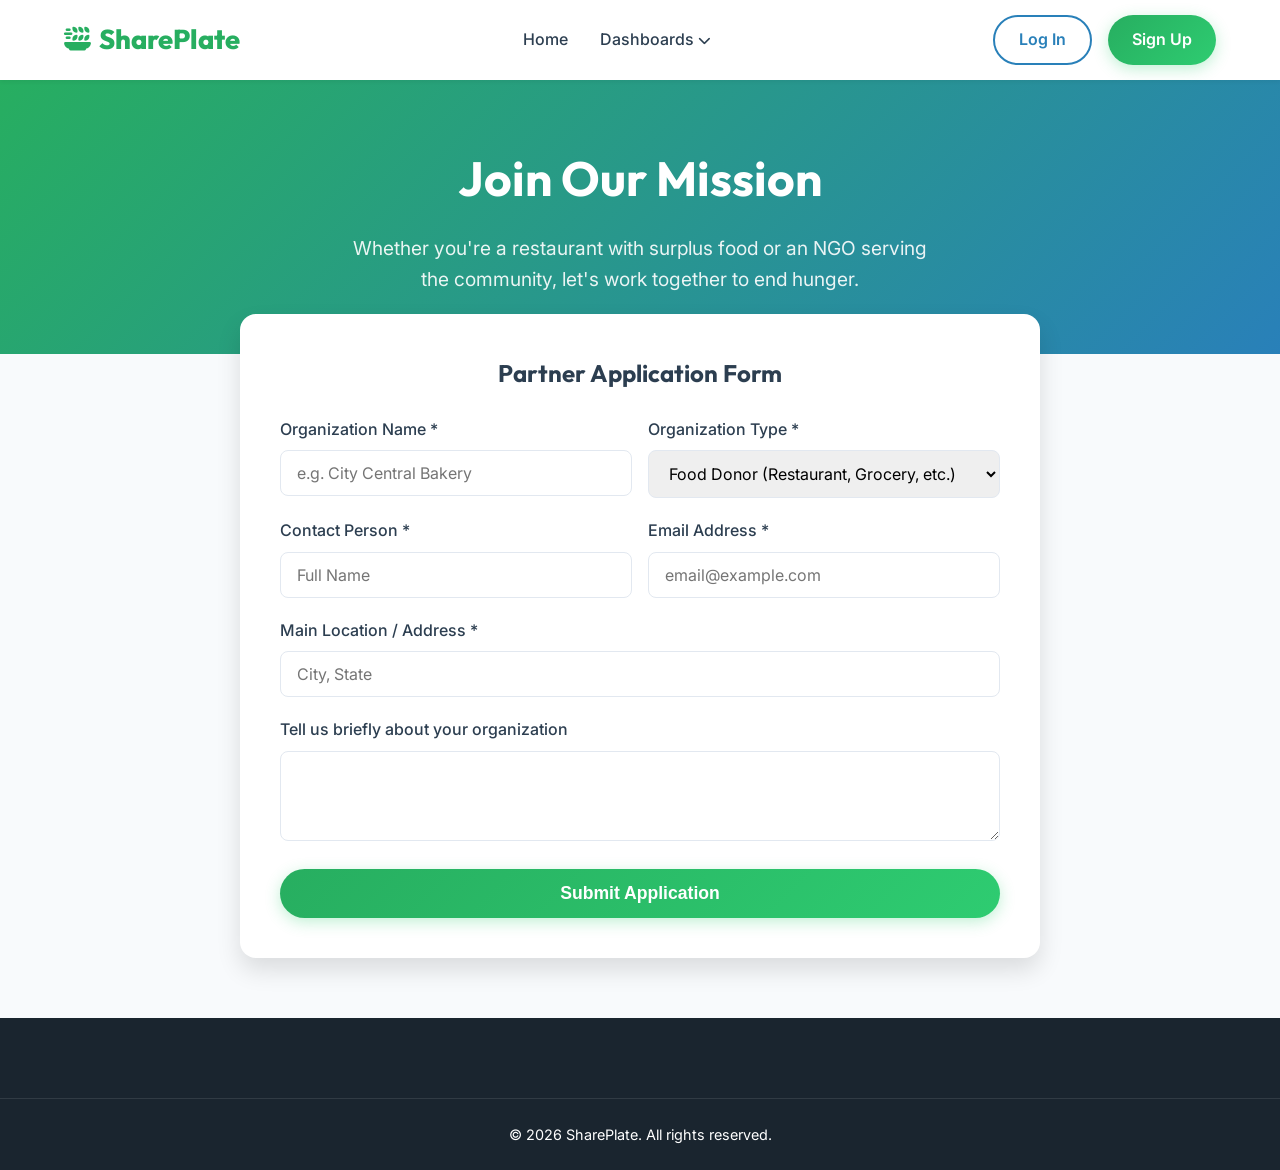
<file: partner-request.html>
<!DOCTYPE html>
<html lang="en">

<head>
    <meta charset="UTF-8">
    <meta name="viewport" content="width=device-width, initial-scale=1.0">
    <title>Partner With Us | SharePlate</title>
    <link
        href="https://fonts.googleapis.com/css2?family=Outfit:wght@300;400;600;700;800&family=Inter:wght@400;500;600&display=swap"
        rel="stylesheet">
    <link rel="stylesheet" href="https://cdnjs.cloudflare.com/ajax/libs/font-awesome/6.4.0/css/all.min.css">
    <link rel="stylesheet" href="styles.css">
    <style>
        body {
            background-color: var(--bg-light);
            padding-top: 80px;
        }

        .partner-hero {
            background: linear-gradient(135deg, var(--primary-green), var(--primary-blue));
            color: white;
            padding: 60px 0;
            text-align: center;
        }

        .partner-hero h1 {
            color: white;
            margin-bottom: 16px;
            font-size: 3rem;
        }

        .partner-hero p {
            font-size: 1.2rem;
            opacity: 0.9;
            max-width: 600px;
            margin: 0 auto;
        }

        .form-container {
            max-width: 800px;
            margin: -40px auto 60px;
            background: white;
            border-radius: 16px;
            box-shadow: var(--shadow-lg);
            padding: 40px;
            position: relative;
            z-index: 10;
        }
    </style>
</head>

<body>
    <nav class="navbar">
        <div class="container nav-wrapper">
            <a href="index.html" class="logo"><i class="fa-solid fa-plate-wheat"></i> SharePlate</a>
            <ul class="nav-links">
                <li><a href="index.html">Home</a></li>
                <li class="dropdown">
                    <a href="#">Dashboards <i class="fa-solid fa-chevron-down" style="font-size: 0.8rem;"></i></a>
                    <div class="dropdown-content">
                        <a href="index.html#dashboard">Donor Dashboard</a>
                        <a href="ngo-dashboard.html">NGO Portal</a>
                        <a href="admin-dashboard.html">Admin</a>
                        <a href="partner-request.html" style="color: var(--primary-green); font-weight: 700;">Partner
                            with Us</a>
                    </div>
                </li>
            </ul>
            <div class="nav-actions">
                <a href="#" class="btn btn-outline btn-login-trigger">Log In</a>
                <a href="#" class="btn btn-primary btn-signup-trigger">Sign Up</a>
            </div>
        </div>
    </nav>

    <div class="partner-hero">
        <div class="container">
            <h1>Join Our Mission</h1>
            <p>Whether you're a restaurant with surplus food or an NGO serving the community, let's work together to end
                hunger.</p>
        </div>
    </div>

    <div class="container">
        <div class="form-container">
            <h2 style="margin-bottom: 24px; text-align: center;">Partner Application Form</h2>
            <form id="partner-request-form" class="mock-form">
                <div class="form-row">
                    <div class="form-group">
                        <label>Organization Name *</label>
                        <input type="text" id="org-name" required placeholder="e.g. City Central Bakery">
                    </div>
                    <div class="form-group">
                        <label>Organization Type *</label>
                        <select id="org-type">
                            <option value="Donor">Food Donor (Restaurant, Grocery, etc.)</option>
                            <option value="NGO">Food Receiver (NGO, Shelter, Pantry)</option>
                        </select>
                    </div>
                </div>

                <div class="form-row">
                    <div class="form-group">
                        <label>Contact Person *</label>
                        <input type="text" id="contact-name" required placeholder="Full Name">
                    </div>
                    <div class="form-group">
                        <label>Email Address *</label>
                        <input type="email" id="contact-email" required placeholder="email@example.com">
                    </div>
                </div>

                <div class="form-group">
                    <label>Main Location / Address *</label>
                    <input type="text" id="org-location" required placeholder="City, State">
                </div>

                <div class="form-group">
                    <label>Tell us briefly about your organization</label>
                    <textarea id="org-desc" rows="4"
                        style="width: 100%; padding: 12px; border: 1px solid #E2E8F0; border-radius: 8px; font-family: inherit; resize: vertical;"></textarea>
                </div>

                <div id="form-message"
                    style="display: none; padding: 16px; border-radius: 8px; margin-bottom: 16px; text-align: center; font-weight: 500;">
                </div>

                <button type="submit" class="btn btn-primary btn-large w-100" id="submit-request-btn">Submit
                    Application</button>
            </form>
        </div>
    </div>

    <footer>
        <div class="footer-bottom">
            <p style="text-align: center; color: white;">&copy; 2026 SharePlate. All rights reserved.</p>
        </div>
    </footer>

    <script>
        document.addEventListener('DOMContentLoaded', () => {
            const form = document.getElementById('partner-request-form');
            const submitBtn = document.getElementById('submit-request-btn');
            const messageDiv = document.getElementById('form-message');

            form.addEventListener('submit', (e) => {
                e.preventDefault();

                const name = document.getElementById('org-name').value;
                const type = document.getElementById('org-type').value;
                const location = document.getElementById('org-location').value;

                // Get existing requests
                let requests = JSON.parse(localStorage.getItem('shareplate_admin_requests')) || [];

                // Add new request
                const newRequest = {
                    id: Date.now(),
                    name: name,
                    type: type,
                    location: location,
                    date: new Date().toLocaleDateString('en-US', { month: 'short', day: 'numeric', year: 'numeric' }),
                    status: 'pending'
                };

                requests.unshift(newRequest); // Add to top
                localStorage.setItem('shareplate_admin_requests', JSON.stringify(requests));

                // Show success
                submitBtn.style.display = 'none';
                messageDiv.style.display = 'block';
                messageDiv.style.backgroundColor = 'rgba(46, 204, 113, 0.1)';
                messageDiv.style.color = 'var(--primary-green)';
                messageDiv.innerHTML = '<i class="fa-solid fa-circle-check"></i> Application received successfully! Our admin team will review it shortly.';

                form.reset();
            });
        });
    </script>
    <script src="script.js"></script>
</body>

</html>
</file>
<file: styles.css>
/* Base & Variables */
:root {
    --primary-green: #27AE60;
    --primary-green-light: #2ECC71;
    --primary-blue: #2980B9;
    --primary-blue-light: #3498DB;
    --accent-orange: #E67E22;
    --accent-orange-light: #F39C12;
    --text-dark: #2C3E50;
    --text-muted: #5D6D7E;
    --bg-light: #F8FAFC;
    --bg-white: #FFFFFF;

    --shadow-sm: 0 2px 4px rgba(0, 0, 0, 0.05);
    --shadow-md: 0 4px 12px rgba(0, 0, 0, 0.08);
    --shadow-lg: 0 12px 24px rgba(0, 0, 0, 0.12);

    --transition: all 0.3s ease;
    --border-radius: 12px;
}

* {
    margin: 0;
    padding: 0;
    box-sizing: border-box;
}

html {
    scroll-behavior: smooth;
    scroll-padding-top: 80px;
}

body {
    font-family: 'Inter', sans-serif;
    color: var(--text-dark);
    background-color: var(--bg-light);
    line-height: 1.6;
}

h1,
h2,
h3,
h4,
h5,
h6 {
    font-family: 'Outfit', sans-serif;
    font-weight: 700;
    color: var(--text-dark);
}

.container {
    max-width: 1200px;
    margin: 0 auto;
    padding: 0 24px;
}

/* Typography Utilities */
.text-center {
    text-align: center;
}

/* Buttons */
.btn {
    display: inline-flex;
    align-items: center;
    justify-content: center;
    gap: 8px;
    padding: 10px 24px;
    border-radius: 50px;
    font-weight: 600;
    font-size: 1rem;
    text-decoration: none;
    cursor: pointer;
    transition: var(--transition);
    border: none;
    outline: none;
}

.btn-large {
    padding: 14px 32px;
    font-size: 1.1rem;
}

.btn-primary {
    background: linear-gradient(135deg, var(--primary-green), var(--primary-green-light));
    color: white;
    box-shadow: 0 4px 15px rgba(46, 204, 113, 0.3);
}

.btn-primary:hover {
    transform: translateY(-2px);
    box-shadow: 0 6px 20px rgba(46, 204, 113, 0.4);
}

.btn-secondary {
    background: linear-gradient(135deg, var(--primary-blue), var(--primary-blue-light));
    color: white;
    box-shadow: 0 4px 15px rgba(52, 152, 219, 0.3);
}

.btn-secondary:hover {
    transform: translateY(-2px);
    box-shadow: 0 6px 20px rgba(52, 152, 219, 0.4);
}

.btn-outline {
    background: transparent;
    color: var(--primary-blue);
    border: 2px solid var(--primary-blue);
}

.btn-outline:hover {
    background: var(--primary-blue);
    color: white;
}

.w-100 {
    width: 100%;
}

/* Navbar */
.navbar {
    position: fixed;
    top: 0;
    left: 0;
    right: 0;
    background: rgba(255, 255, 255, 0.95);
    backdrop-filter: blur(10px);
    z-index: 1000;
    box-shadow: var(--shadow-sm);
    height: 80px;
    display: flex;
    align-items: center;
}

.nav-wrapper {
    display: flex;
    justify-content: space-between;
    align-items: center;
    width: 100%;
}

.logo {
    font-family: 'Outfit', sans-serif;
    font-size: 1.7rem;
    font-weight: 800;
    color: var(--primary-green);
    text-decoration: none;
    display: flex;
    align-items: center;
    gap: 8px;
}

.nav-links {
    display: flex;
    gap: 32px;
    list-style: none;
}

.nav-links a {
    text-decoration: none;
    color: var(--text-dark);
    font-weight: 500;
    transition: var(--transition);
}

.nav-links a:hover {
    color: var(--primary-green);
}

.nav-actions {
    display: flex;
    gap: 16px;
}

/* Hero Section */
.hero {
    position: relative;
    min-height: 90vh;
    display: flex;
    align-items: center;
    background: url('https://images.unsplash.com/photo-1542838132-92c53300491e?auto=format&fit=crop&q=80&w=1920') center/cover no-repeat;
    margin-top: 80px;
}

.hero-overlay {
    position: absolute;
    top: 0;
    left: 0;
    right: 0;
    bottom: 0;
    background: linear-gradient(to right, rgba(20, 30, 48, 0.85), rgba(36, 59, 85, 0.6));
}

.hero-content {
    position: relative;
    z-index: 1;
    color: white;
    max-width: 800px;
}

.hero h1 {
    font-size: 4rem;
    line-height: 1.1;
    margin-bottom: 24px;
    color: white;
}

.hero h1 span {
    color: var(--primary-green-light);
}

.hero p {
    font-size: 1.25rem;
    margin-bottom: 40px;
    color: #E2E8F0;
    max-width: 600px;
}

.hero-buttons {
    display: flex;
    gap: 20px;
}

/* Section Shared */
section {
    padding: 100px 0;
}

.section-header {
    text-align: center;
    margin-bottom: 60px;
}

.section-header h2 {
    font-size: 2.5rem;
    color: var(--text-dark);
    margin-bottom: 16px;
}

.section-header p {
    font-size: 1.1rem;
    color: var(--text-muted);
}

/* Impact Section */
.impact-section {
    background: var(--bg-white);
    position: relative;
    margin-top: -60px;
    z-index: 10;
    border-radius: 20px 20px 0 0;
    box-shadow: 0 -10px 40px rgba(0, 0, 0, 0.05);
    padding: 60px 0;
}

.impact-grid {
    display: grid;
    grid-template-columns: repeat(3, 1fr);
    gap: 32px;
}

.impact-card {
    text-align: center;
    padding: 40px 20px;
    background: var(--bg-white);
    border-radius: var(--border-radius);
    box-shadow: var(--shadow-sm);
    transition: var(--transition);
    border: 1px solid rgba(0, 0, 0, 0.05);
}

.impact-card:hover {
    transform: translateY(-5px);
    box-shadow: var(--shadow-lg);
}

.icon-wrapper {
    width: 80px;
    height: 80px;
    border-radius: 50%;
    display: flex;
    align-items: center;
    justify-content: center;
    font-size: 2rem;
    margin: 0 auto 24px;
}

.green-icon {
    background: rgba(46, 204, 113, 0.1);
    color: var(--primary-green);
}

.blue-icon {
    background: rgba(52, 152, 219, 0.1);
    color: var(--primary-blue);
}

.orange-icon {
    background: rgba(230, 126, 34, 0.1);
    color: var(--accent-orange);
}

.impact-card h2 {
    font-size: 3rem;
    margin-bottom: 8px;
    color: var(--text-dark);
}

.impact-card p {
    font-size: 1.1rem;
    font-weight: 500;
    color: var(--text-muted);
}

/* How It Works */
.how-it-works {
    background: var(--bg-light);
    position: relative;
    overflow: hidden;
}

.how-it-works::before {
    content: '';
    position: absolute;
    top: -50%;
    left: -50%;
    width: 200%;
    height: 200%;
    background: radial-gradient(circle, rgba(46, 204, 113, 0.03) 0%, transparent 70%);
    pointer-events: none;
}

.steps-container {
    display: flex;
    align-items: center;
    justify-content: space-between;
    gap: 24px;
}

.step {
    flex: 1;
    text-align: center;
    padding: 40px 24px;
    background: var(--bg-white);
    border-radius: var(--border-radius);
    box-shadow: var(--shadow-md);
    position: relative;
    transition: var(--transition);
}

.step:hover {
    transform: translateY(-5px);
}

.step-icon {
    width: 64px;
    height: 64px;
    background: var(--primary-blue);
    color: white;
    border-radius: 50%;
    display: flex;
    align-items: center;
    justify-content: center;
    font-size: 1.5rem;
    margin: 0 auto 24px;
    box-shadow: 0 10px 20px rgba(52, 152, 219, 0.2);
}

.step h3 {
    margin-bottom: 16px;
    font-size: 1.3rem;
}

.step-connector {
    color: var(--text-muted);
    font-size: 1.5rem;
    opacity: 0.5;
}

/* Dashboard Mockup */
.dashboard-section {
    background: var(--bg-white);
}

.dashboard-grid {
    display: grid;
    grid-template-columns: repeat(2, 1fr);
    gap: 32px;
}

.dashboard-card {
    background: var(--bg-white);
    border-radius: var(--border-radius);
    box-shadow: var(--shadow-md);
    padding: 32px;
    border: 1px solid rgba(0, 0, 0, 0.05);
}

.col-span-2 {
    grid-column: span 2;
}

.dashboard-card h3 {
    display: flex;
    align-items: center;
    gap: 12px;
    font-size: 1.4rem;
    margin-bottom: 24px;
    padding-bottom: 16px;
    border-bottom: 1px solid rgba(0, 0, 0, 0.05);
}

/* Forms */
.mock-form {
    display: flex;
    flex-direction: column;
    gap: 20px;
}

.form-group label {
    display: block;
    margin-bottom: 8px;
    font-weight: 500;
    color: var(--text-dark);
}

.form-group input,
.form-group select {
    width: 100%;
    padding: 12px 16px;
    border: 1px solid #E2E8F0;
    border-radius: 8px;
    font-family: inherit;
    font-size: 1rem;
    transition: var(--transition);
}

.form-group input:focus,
.form-group select:focus {
    outline: none;
    border-color: var(--primary-blue);
    box-shadow: 0 0 0 3px rgba(52, 152, 219, 0.1);
}

.form-row {
    display: grid;
    grid-template-columns: 1fr 1fr;
    gap: 16px;
}

.tags-input {
    display: flex;
    align-items: center;
    flex-wrap: wrap;
    gap: 8px;
    padding: 8px;
    border: 1px solid #E2E8F0;
    border-radius: 8px;
}

.tag {
    background: var(--bg-light);
    color: var(--primary-blue);
    padding: 4px 12px;
    border-radius: 20px;
    font-size: 0.85rem;
    font-weight: 500;
    display: flex;
    align-items: center;
    gap: 6px;
}

.tags-input input {
    border: none;
    padding: 4px;
    flex: 1;
    min-width: 120px;
}

.tags-input input:focus {
    box-shadow: none;
}

.mini-map-placeholder {
    margin-top: 10px;
}

#mini-map {
    height: 150px;
    background: #E2E8F0;
    border-radius: 8px;
    margin-bottom: 8px;
}

.map-label {
    font-size: 0.9rem;
    color: var(--text-muted);
}

/* Map & List */
.filter-bar {
    display: flex;
    gap: 12px;
    margin-bottom: 20px;
    overflow-x: auto;
    padding-bottom: 8px;
}

.filter-chip {
    padding: 6px 16px;
    background: var(--bg-light);
    border-radius: 20px;
    font-size: 0.9rem;
    font-weight: 500;
    cursor: pointer;
    transition: var(--transition);
    white-space: nowrap;
}

.filter-chip.active {
    background: var(--primary-blue);
    color: white;
}

.interactive-map {
    height: 250px;
    background: #E2E8F0;
    border-radius: 8px;
    margin-bottom: 20px;
}

.food-list {
    display: flex;
    flex-direction: column;
    gap: 16px;
}

.food-item {
    display: flex;
    justify-content: space-between;
    align-items: center;
    padding: 16px;
    background: var(--bg-light);
    border-radius: 8px;
    border-left: 4px solid var(--accent-orange);
}

.food-details h4 {
    margin-bottom: 4px;
}

.food-details p {
    font-size: 0.9rem;
    color: var(--text-muted);
}

.time-urgent {
    color: var(--accent-orange) !important;
    font-weight: 500;
    margin-top: 4px;
}

/* Table */
.table-container {
    overflow-x: auto;
}

.tracking-table {
    width: 100%;
    border-collapse: collapse;
}

.tracking-table th {
    text-align: left;
    padding: 16px;
    border-bottom: 2px solid #E2E8F0;
    color: var(--text-muted);
    font-weight: 600;
}

.tracking-table td {
    padding: 16px;
    border-bottom: 1px solid #E2E8F0;
    vertical-align: middle;
}

.status-badge {
    padding: 6px 12px;
    border-radius: 20px;
    font-size: 0.85rem;
    font-weight: 600;
}

.status-awaiting {
    background: rgba(243, 156, 18, 0.1);
    color: var(--accent-orange);
}

.status-picked-up {
    background: rgba(52, 152, 219, 0.1);
    color: var(--primary-blue);
}

.status-delivered {
    background: rgba(46, 204, 113, 0.1);
    color: var(--primary-green);
}

/* Analytics */
.analytics-header {
    display: flex;
    justify-content: space-between;
    align-items: center;
    margin-bottom: 24px;
}

.date-select {
    padding: 8px 16px;
    border-radius: 8px;
    border: 1px solid #E2E8F0;
}

.analytics-content {
    display: flex;
    gap: 40px;
}

.analytics-stats {
    flex: 1;
    display: flex;
    flex-direction: column;
    gap: 24px;
}

.stat-box {
    background: var(--bg-light);
    padding: 24px;
    border-radius: 12px;
}

.stat-number {
    font-size: 2.5rem;
    font-weight: 700;
    color: var(--primary-green);
    margin: 8px 0;
    font-family: 'Outfit', sans-serif;
}

.trend.positive {
    color: var(--primary-green);
    font-size: 0.9rem;
    font-weight: 500;
}

.chart-area {
    flex: 2;
    display: flex;
    align-items: flex-end;
    padding: 20px 0;
}

.bar-chart {
    display: flex;
    align-items: flex-end;
    justify-content: space-around;
    width: 100%;
    height: 200px;
    gap: 20px;
}

.bar-col {
    display: flex;
    flex-direction: column;
    align-items: center;
    gap: 12px;
    flex: 1;
    height: 100%;
    justify-content: flex-end;
}

.bar {
    width: 100%;
    max-width: 60px;
    background: linear-gradient(to top, var(--primary-blue), var(--primary-blue-light));
    border-radius: 8px 8px 0 0;
    transition: height 1s ease-out;
}

.bar-col span {
    font-size: 0.9rem;
    color: var(--text-muted);
}

/* Community Section */
.community-section {
    background: var(--bg-light);
}

.community-content {
    display: grid;
    grid-template-columns: 1fr 1fr;
    gap: 60px;
    align-items: center;
}

.image-wrapper {
    position: relative;
    border-radius: 20px;
    overflow: hidden;
    box-shadow: var(--shadow-lg);
}

.main-image {
    width: 100%;
    display: block;
    height: auto;
    object-fit: cover;
}

.image-badge {
    position: absolute;
    bottom: 24px;
    left: 24px;
    background: white;
    padding: 12px 24px;
    border-radius: 50px;
    display: flex;
    align-items: center;
    gap: 8px;
    font-weight: 600;
    box-shadow: var(--shadow-md);
    color: var(--primary-green);
}

.testimonials h2 {
    font-size: 2.5rem;
    margin-bottom: 32px;
}

.testimonial-card {
    background: white;
    padding: 32px;
    border-radius: 16px;
    margin-bottom: 24px;
    box-shadow: var(--shadow-sm);
    position: relative;
}

.quote-icon {
    position: absolute;
    top: 24px;
    right: 24px;
    font-size: 2rem;
    color: rgba(52, 152, 219, 0.1);
}

.testimonial-card p {
    font-size: 1.1rem;
    font-style: italic;
    margin-bottom: 24px;
    color: var(--text-dark);
}

.author-info {
    display: flex;
    align-items: center;
    gap: 16px;
}

.author-avatar img {
    width: 50px;
    height: 50px;
    border-radius: 50%;
}

.author-info h4 {
    margin-bottom: 4px;
}

.author-info span {
    font-size: 0.9rem;
    color: var(--text-muted);
}

/* Footer */
footer {
    background: #1A252F;
    color: white;
    padding-top: 80px;
}

.footer-grid {
    display: grid;
    grid-template-columns: 2fr 1fr 1fr;
    gap: 60px;
    margin-bottom: 60px;
}

.footer-logo {
    color: white;
    margin-bottom: 20px;
}

.footer-about p {
    color: #95A5A6;
    margin-bottom: 24px;
    max-width: 300px;
}

.social-links {
    display: flex;
    gap: 16px;
}

.social-links a {
    width: 40px;
    height: 40px;
    background: rgba(255, 255, 255, 0.1);
    display: flex;
    align-items: center;
    justify-content: center;
    border-radius: 50%;
    color: white;
    transition: var(--transition);
}

.social-links a:hover {
    background: var(--primary-green);
    transform: translateY(-3px);
}

.footer-links h4 {
    color: white;
    margin-bottom: 24px;
    font-size: 1.2rem;
}

.footer-links ul {
    list-style: none;
}

.footer-links li {
    margin-bottom: 12px;
}

.footer-links a {
    color: #95A5A6;
    text-decoration: none;
    transition: var(--transition);
}

.footer-links a:hover {
    color: white;
    padding-left: 5px;
}

.footer-bottom {
    border-top: 1px solid rgba(255, 255, 255, 0.1);
    padding: 24px 0;
    color: #95A5A6;
    font-size: 0.9rem;
}

.bottom-flex {
    display: flex;
    justify-content: space-between;
    align-items: center;
}

.legal-links a {
    color: #95A5A6;
    text-decoration: none;
    margin-left: 24px;
}

.legal-links a:hover {
    color: white;
}

/* Dropdown */
.dropdown {
    position: relative;
    display: inline-block;
}

.dropdown-content {
    display: none;
    position: absolute;
    background-color: white;
    min-width: 160px;
    box-shadow: var(--shadow-md);
    border-radius: 8px;
    z-index: 1000;
    top: 100%;
    left: 0;
    overflow: hidden;
    padding: 8px 0;
}

.dropdown-content a {
    color: var(--text-dark);
    padding: 12px 16px;
    text-decoration: none;
    display: block;
    font-weight: 500;
    font-size: 0.95rem;
}

.dropdown-content a:hover {
    background-color: var(--bg-light);
    color: var(--primary-green);
    padding-left: 20px;
}

.dropdown:hover .dropdown-content {
    display: block;
    animation: fadeIn 0.2s ease;
}

@keyframes fadeIn {
    from {
        opacity: 0;
        transform: translateY(-10px);
    }

    to {
        opacity: 1;
        transform: translateY(0);
    }
}

/* Responsive Design */
@media (max-width: 992px) {

    .impact-grid,
    .dashboard-grid,
    .community-content,
    .footer-grid {
        grid-template-columns: 1fr;
    }

    .col-span-2 {
        grid-column: auto;
    }

    .analytics-content {
        flex-direction: column;
    }

    .hero h1 {
        font-size: 3rem;
    }
}

@media (max-width: 768px) {

    .nav-links,
    .nav-actions {
        display: none;
    }

    .steps-container {
        flex-direction: column;
    }

    .step-connector {
        transform: rotate(90deg);
        margin: 16px 0;
    }

    .hero h1 {
        font-size: 2.5rem;
    }
}

/* --- AUTH MODAL & USER SESSION STYLES --- */
.auth-modal-overlay {
    position: fixed;
    top: 0;
    left: 0;
    width: 100vw;
    height: 100vh;
    background: rgba(15, 23, 42, 0.65);
    backdrop-filter: blur(6px);
    display: flex;
    align-items: center;
    justify-content: center;
    z-index: 2000;
    opacity: 0;
    visibility: hidden;
    transition: all 0.3s cubic-bezier(0.4, 0, 0.2, 1);
}

.auth-modal-overlay.active {
    opacity: 1;
    visibility: visible;
}

.auth-modal-card {
    background: #ffffff;
    width: 90%;
    max-width: 480px;
    border-radius: 20px;
    box-shadow: 0 25px 50px -12px rgba(0, 0, 0, 0.25);
    padding: 32px;
    position: relative;
    transform: translateY(20px) scale(0.95);
    transition: transform 0.3s cubic-bezier(0.4, 0, 0.2, 1);
    overflow: hidden;
}

.auth-modal-overlay.active .auth-modal-card {
    transform: translateY(0) scale(1);
}

.auth-close-btn {
    position: absolute;
    top: 20px;
    right: 20px;
    background: #F1F5F9;
    border: none;
    width: 36px;
    height: 36px;
    border-radius: 50%;
    display: flex;
    align-items: center;
    justify-content: center;
    cursor: pointer;
    color: var(--text-muted);
    font-size: 1rem;
    transition: var(--transition);
}

.auth-close-btn:hover {
    background: #E2E8F0;
    color: var(--text-dark);
}

.auth-header {
    text-align: center;
    margin-bottom: 20px;
}

.auth-logo {
    font-family: 'Outfit', sans-serif;
    font-weight: 800;
    font-size: 1.5rem;
    color: var(--primary-green);
    display: inline-flex;
    align-items: center;
    gap: 8px;
    margin-bottom: 8px;
}

.auth-tabs {
    display: flex;
    background: #F1F5F9;
    padding: 4px;
    border-radius: 12px;
    margin-bottom: 20px;
}

.auth-tab-btn {
    flex: 1;
    padding: 10px;
    border: none;
    background: transparent;
    border-radius: 8px;
    font-weight: 600;
    color: var(--text-muted);
    cursor: pointer;
    transition: var(--transition);
}

.auth-tab-btn.active {
    background: #ffffff;
    color: var(--primary-green);
    box-shadow: var(--shadow-sm);
}

.auth-form-group {
    margin-bottom: 14px;
}

.auth-form-group label {
    display: block;
    font-weight: 600;
    font-size: 0.85rem;
    margin-bottom: 6px;
    color: var(--text-dark);
}

.auth-input-wrapper {
    position: relative;
}

.auth-input-wrapper i {
    position: absolute;
    left: 14px;
    top: 50%;
    transform: translateY(-50%);
    color: var(--text-muted);
    font-size: 0.95rem;
}

.auth-input-wrapper input,
.auth-input-wrapper select {
    width: 100%;
    padding: 12px 14px 12px 40px;
    border: 1px solid #E2E8F0;
    border-radius: 10px;
    font-family: inherit;
    font-size: 0.95rem;
    transition: var(--transition);
}

.auth-input-wrapper input:focus,
.auth-input-wrapper select:focus {
    outline: none;
    border-color: var(--primary-green);
    box-shadow: 0 0 0 3px rgba(46, 204, 113, 0.15);
}

.demo-pills-label {
    font-size: 0.8rem;
    font-weight: 600;
    color: var(--text-muted);
    margin-bottom: 6px;
    display: block;
}

.demo-pills {
    display: flex;
    gap: 8px;
    margin-bottom: 16px;
    flex-wrap: wrap;
}

.demo-pill {
    background: rgba(46, 204, 113, 0.1);
    color: var(--primary-green);
    border: 1px solid rgba(46, 204, 113, 0.3);
    padding: 6px 12px;
    border-radius: 20px;
    font-size: 0.75rem;
    font-weight: 600;
    cursor: pointer;
    transition: var(--transition);
}

.demo-pill:hover {
    background: var(--primary-green);
    color: white;
}

.demo-pill.ngo {
    background: rgba(52, 152, 219, 0.1);
    color: var(--primary-blue);
    border-color: rgba(52, 152, 219, 0.3);
}

.demo-pill.ngo:hover {
    background: var(--primary-blue);
    color: white;
}

.demo-pill.admin {
    background: rgba(230, 126, 34, 0.1);
    color: var(--accent-orange);
    border-color: rgba(230, 126, 34, 0.3);
}

.demo-pill.admin:hover {
    background: var(--accent-orange);
    color: white;
}

.auth-submit-btn {
    width: 100%;
    padding: 14px;
    border-radius: 10px;
    font-size: 1rem;
    font-weight: 700;
    margin-top: 8px;
}

/* User Profile Navbar Badge */
.user-nav-profile {
    display: flex;
    align-items: center;
    gap: 10px;
    position: relative;
    cursor: pointer;
}

.user-avatar-badge {
    width: 38px;
    height: 38px;
    border-radius: 50%;
    background: var(--primary-green);
    color: white;
    display: flex;
    align-items: center;
    justify-content: center;
    font-weight: 700;
    font-size: 0.9rem;
    box-shadow: 0 2px 8px rgba(46, 204, 113, 0.3);
}

.user-nav-dropdown {
    display: none;
    position: absolute;
    right: 0;
    top: 120%;
    background: white;
    min-width: 200px;
    border-radius: 12px;
    box-shadow: var(--shadow-lg);
    padding: 8px 0;
    z-index: 1000;
}

.user-nav-profile:hover .user-nav-dropdown {
    display: block;
    animation: fadeIn 0.2s ease;
}

.user-nav-dropdown a,
.user-nav-dropdown button {
    display: flex;
    align-items: center;
    gap: 10px;
    width: 100%;
    padding: 10px 16px;
    text-decoration: none;
    color: var(--text-dark);
    font-size: 0.9rem;
    font-weight: 500;
    background: transparent;
    border: none;
    cursor: pointer;
    text-align: left;
    transition: var(--transition);
}

.user-nav-dropdown a:hover,
.user-nav-dropdown button:hover {
    background: var(--bg-light);
    color: var(--primary-green);
}

.user-nav-dropdown button.logout-btn {
    color: #E74C3C;
    border-top: 1px solid #E2E8F0;
    margin-top: 4px;
    padding-top: 12px;
}

.user-nav-dropdown button.logout-btn:hover {
    background: rgba(231, 76, 60, 0.08);
}

/* Toast Notifications */
.toast-container {
    position: fixed;
    bottom: 24px;
    right: 24px;
    z-index: 3000;
    display: flex;
    flex-direction: column;
    gap: 10px;
}

.toast-item {
    background: #2C3E50;
    color: white;
    padding: 14px 20px;
    border-radius: 12px;
    box-shadow: var(--shadow-lg);
    display: flex;
    align-items: center;
    gap: 12px;
    font-size: 0.95rem;
    font-weight: 500;
    animation: slideInRight 0.3s ease;
    max-width: 360px;
}

.toast-item.success {
    border-left: 4px solid var(--primary-green);
}

.toast-item.info {
    border-left: 4px solid var(--primary-blue);
}

@keyframes slideInRight {
    from {
        opacity: 0;
        transform: translateX(100px);
    }
    to {
        opacity: 1;
        transform: translateX(0);
    }
}
</file>
